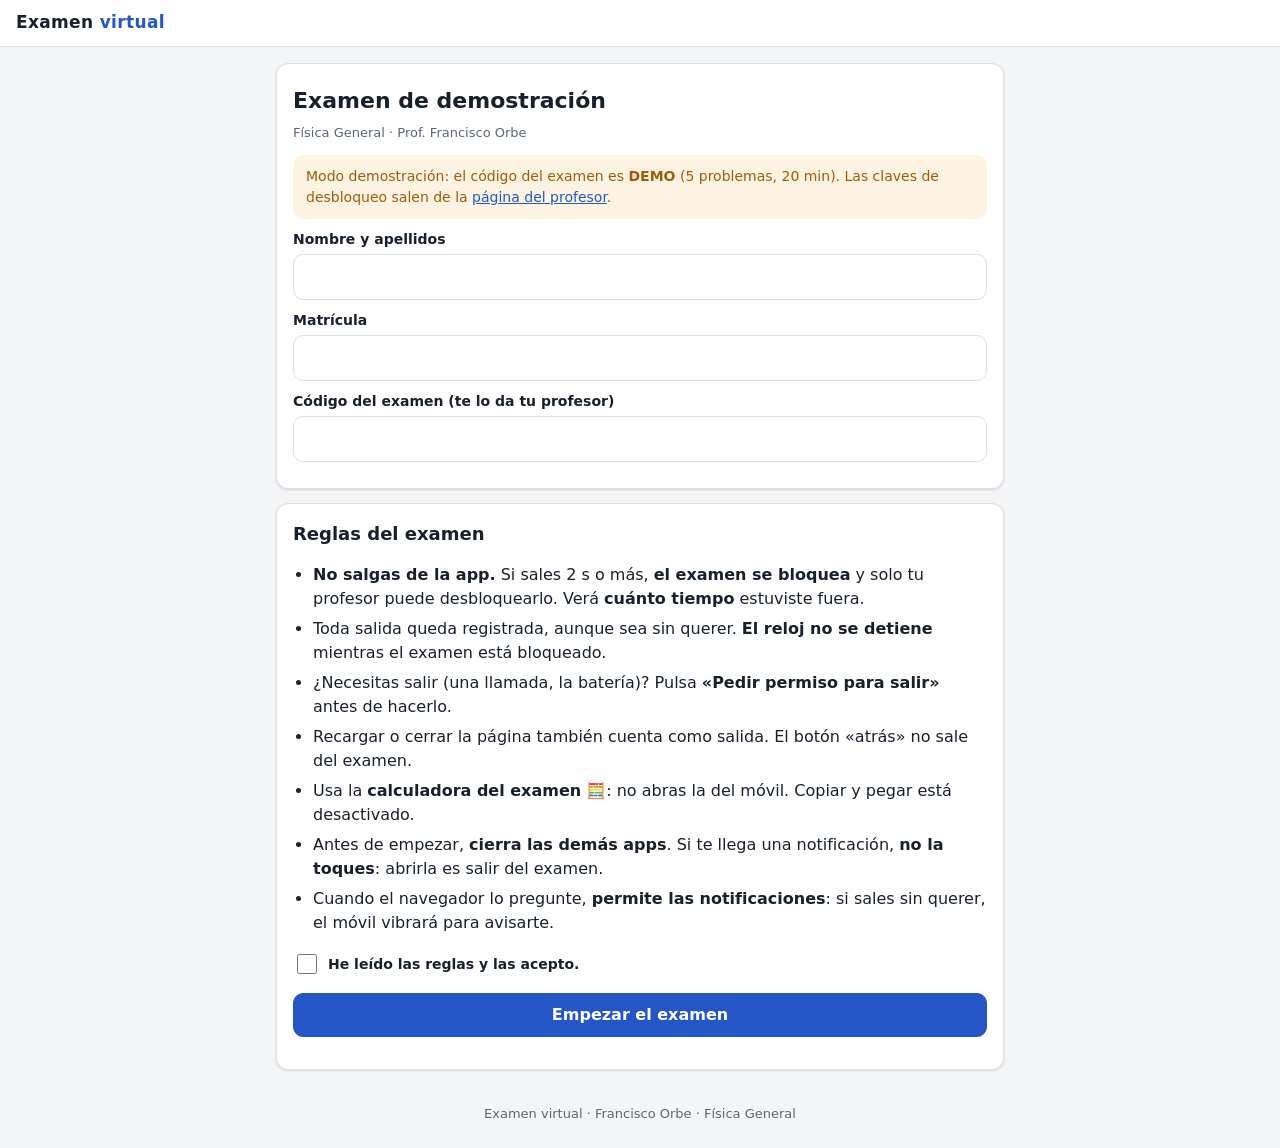
<file: index.html>
<!doctype html>
<html lang="es">
<head>
<meta charset="utf-8">
<meta name="viewport" content="width=device-width, initial-scale=1, viewport-fit=cover">
<meta http-equiv="Content-Security-Policy" content="default-src 'self'; script-src 'self'; style-src 'self' 'unsafe-inline'; img-src 'self' data:; connect-src 'self' https://script.google.com https://script.googleusercontent.com; base-uri 'none'; form-action 'none'; object-src 'none'">
<meta name="description" content="Examen virtual de Física General con temporizador y problemas aleatorios.">
<meta name="theme-color" content="#2457c5">
<meta name="apple-mobile-web-app-capable" content="yes">
<title>Examen virtual · Física General</title>
<link rel="icon" href="icono.svg" type="image/svg+xml">
<link rel="manifest" href="manifest.webmanifest">
<link rel="stylesheet" href="css/estilo.css">
</head>
<body>
<header class="cab">
  <div class="marca">Examen <span>virtual</span></div>
  <span class="chip" id="cabAlumno" hidden></span>
  <span class="reloj" id="cabReloj" hidden aria-live="off"></span>
</header>
<div class="banda" id="bandaPantalla" hidden>Pantalla completa desactivada <button type="button" class="btn chico" id="bPantalla">Activar</button></div>
<main id="app"></main>
<footer class="pie" id="pie"></footer>
<div class="capa" id="capa" hidden></div>
<div class="toast" id="toast" role="status" hidden></div>
<noscript><p style="padding:16px">Este examen necesita JavaScript.</p></noscript>
<script type="module" src="js/app.js"></script>
</body>
</html>
</file>
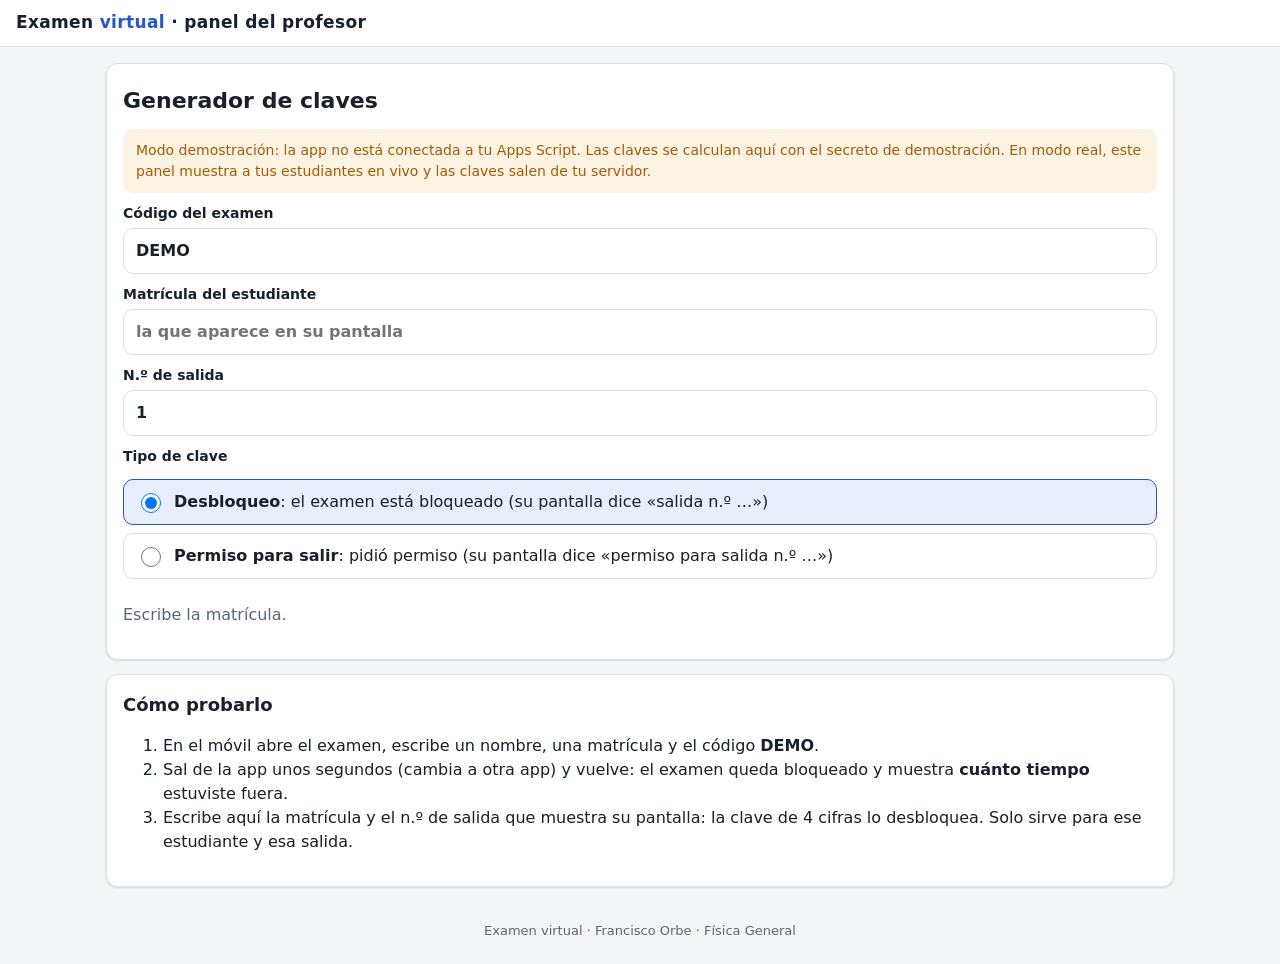
<file: docente.html>
<!doctype html>
<html lang="es">
<head>
<meta charset="utf-8">
<meta name="viewport" content="width=device-width, initial-scale=1, viewport-fit=cover">
<meta http-equiv="Content-Security-Policy" content="default-src 'self'; script-src 'self'; style-src 'self' 'unsafe-inline'; img-src 'self' data:; connect-src 'self' https://script.google.com https://script.googleusercontent.com; base-uri 'none'; form-action 'none'; object-src 'none'">
<meta name="robots" content="noindex">
<meta name="theme-color" content="#2457c5">
<title>Panel del profesor · Examen virtual</title>
<link rel="icon" href="icono.svg" type="image/svg+xml">
<link rel="stylesheet" href="css/estilo.css">
</head>
<body class="panel">
<header class="cab"><div class="marca">Examen <span>virtual</span> · panel del profesor</div><span class="chip" id="cabEstado" hidden></span></header>
<main id="panel"></main>
<footer class="pie" id="pie"></footer>
<div class="toast" id="toast" role="status" hidden></div>
<script type="module" src="js/docente.js"></script>
</body>
</html>
</file>
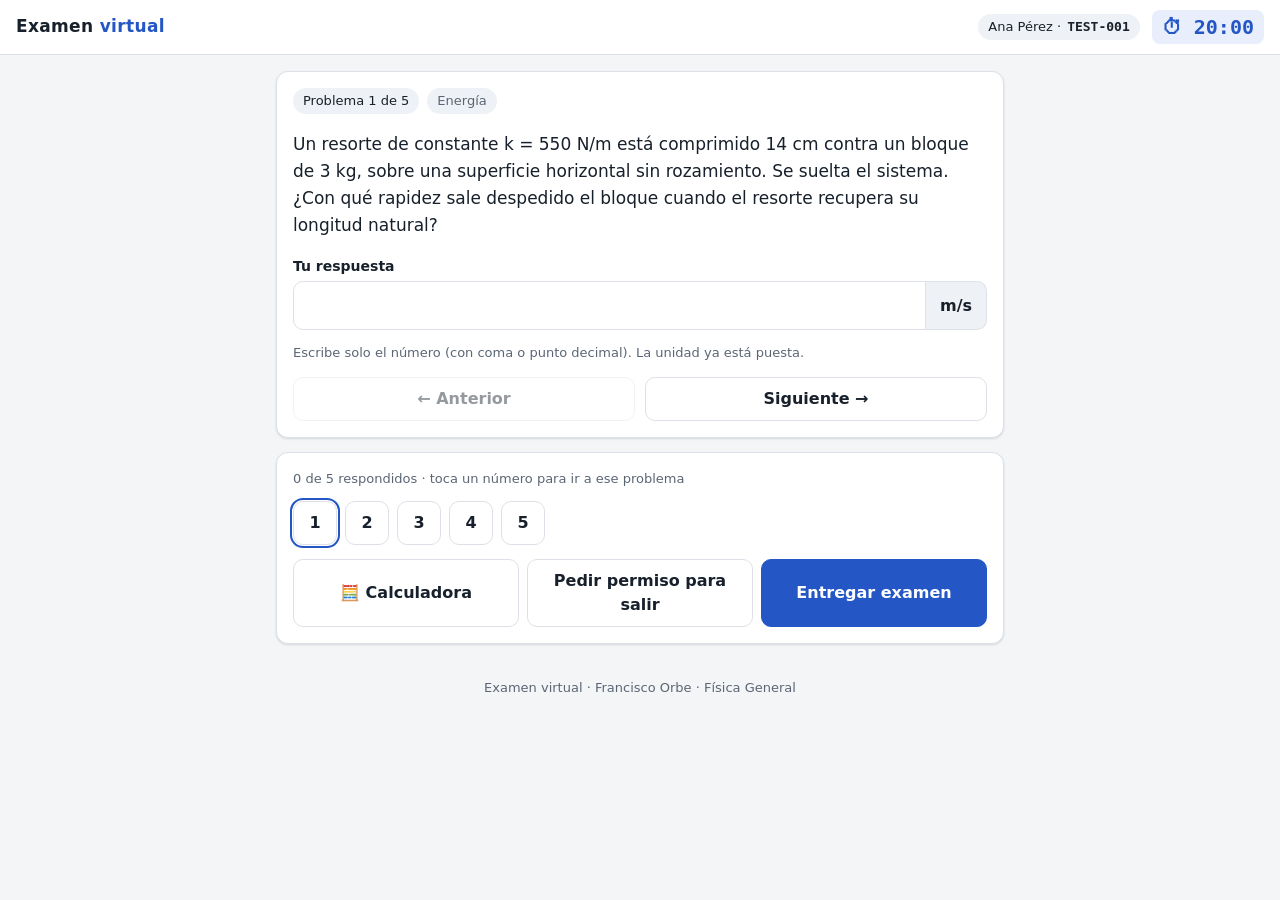
<file: pruebas/pantalla.html>
<!doctype html>
<html lang="es"><head><meta charset="utf-8"><title>Prueba de interfaz · Examen virtual</title></head>
<body style="margin:0"><iframe id="app" style="width:400px;height:860px;border:0"></iframe>
<script type="module">
  window.addEventListener('unhandledrejection', e => fetch('/resultado', { method: 'POST', body: JSON.stringify({ fin: true, lineas: ['ERROR ' + (e.reason && e.reason.stack || e.reason)], pasan: 0, total: 1 }) }));
  import('./pantalla.js').catch(e => fetch('/resultado', { method: 'POST', body: JSON.stringify({ fin: true, lineas: ['ERROR al cargar: ' + (e.stack || e)], pasan: 0, total: 1 }) }));
</script>
</body></html>
</file>
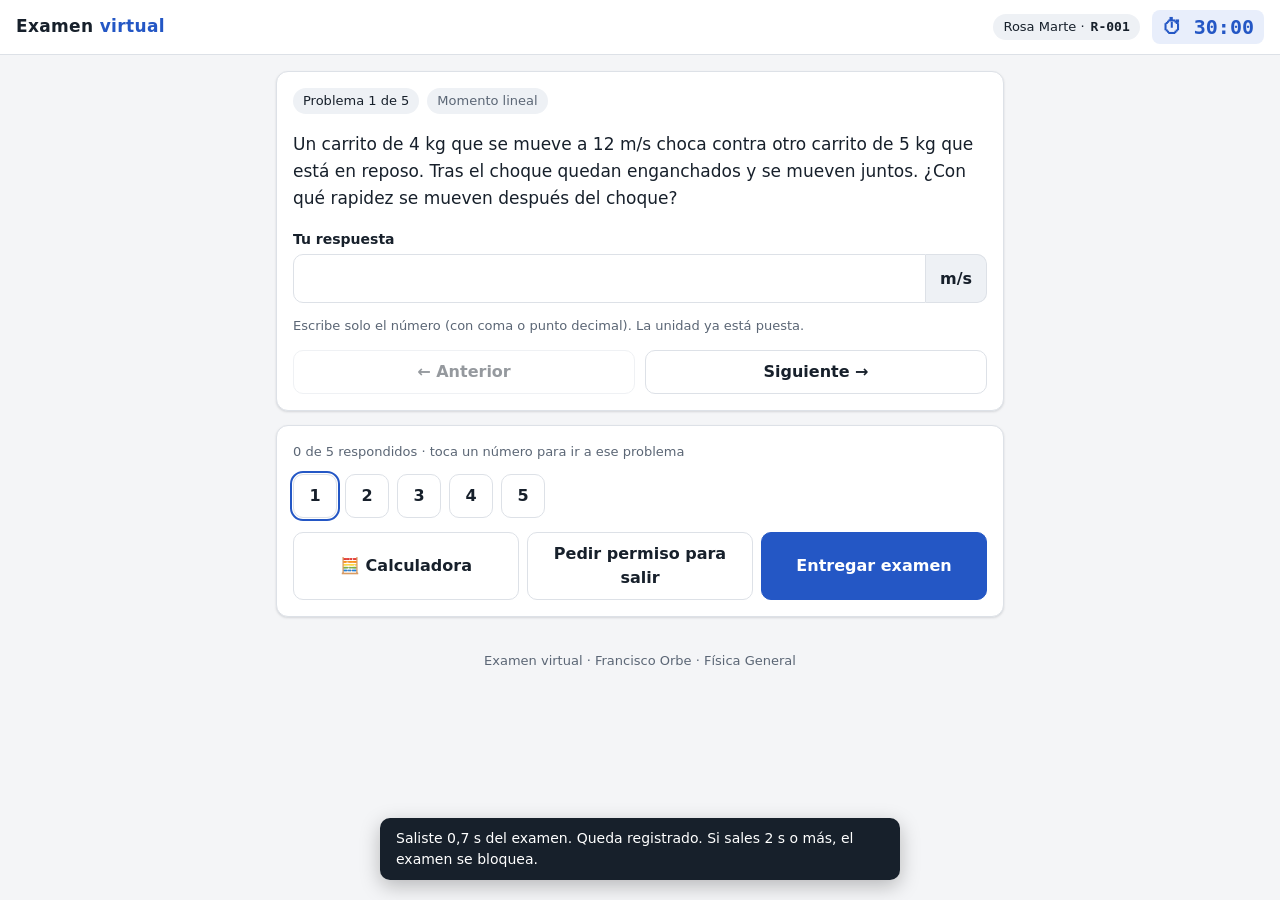
<file: pruebas/real.html>
<!doctype html>
<html lang="es"><head><meta charset="utf-8"><title>Prueba en modo real · Examen virtual</title><link rel="stylesheet" href="../css/estilo.css"></head>
<body>
<header class="cab"><div class="marca">Examen <span>virtual</span></div><span class="chip" id="cabAlumno" hidden></span><span class="reloj" id="cabReloj" hidden></span></header>
<div class="banda" id="bandaPantalla" hidden><button type="button" class="btn chico" id="bPantalla">Activar</button></div>
<main id="app"></main><footer class="pie" id="pie"></footer>
<div class="capa" id="capa" hidden></div><div class="toast" id="toast" role="status" hidden></div>
<script type="module">
  window.addEventListener('unhandledrejection', e => navigator.sendBeacon('/resultado', JSON.stringify({ fin: true, lineas: ['ERROR ' + (e.reason && e.reason.stack || e.reason)], pasan: 0, total: 1 })));
  import('./real.js').catch(e => navigator.sendBeacon('/resultado', JSON.stringify({ fin: true, lineas: ['ERROR al cargar: ' + (e.stack || e)], pasan: 0, total: 1 })));
</script>
</body></html>
</file>
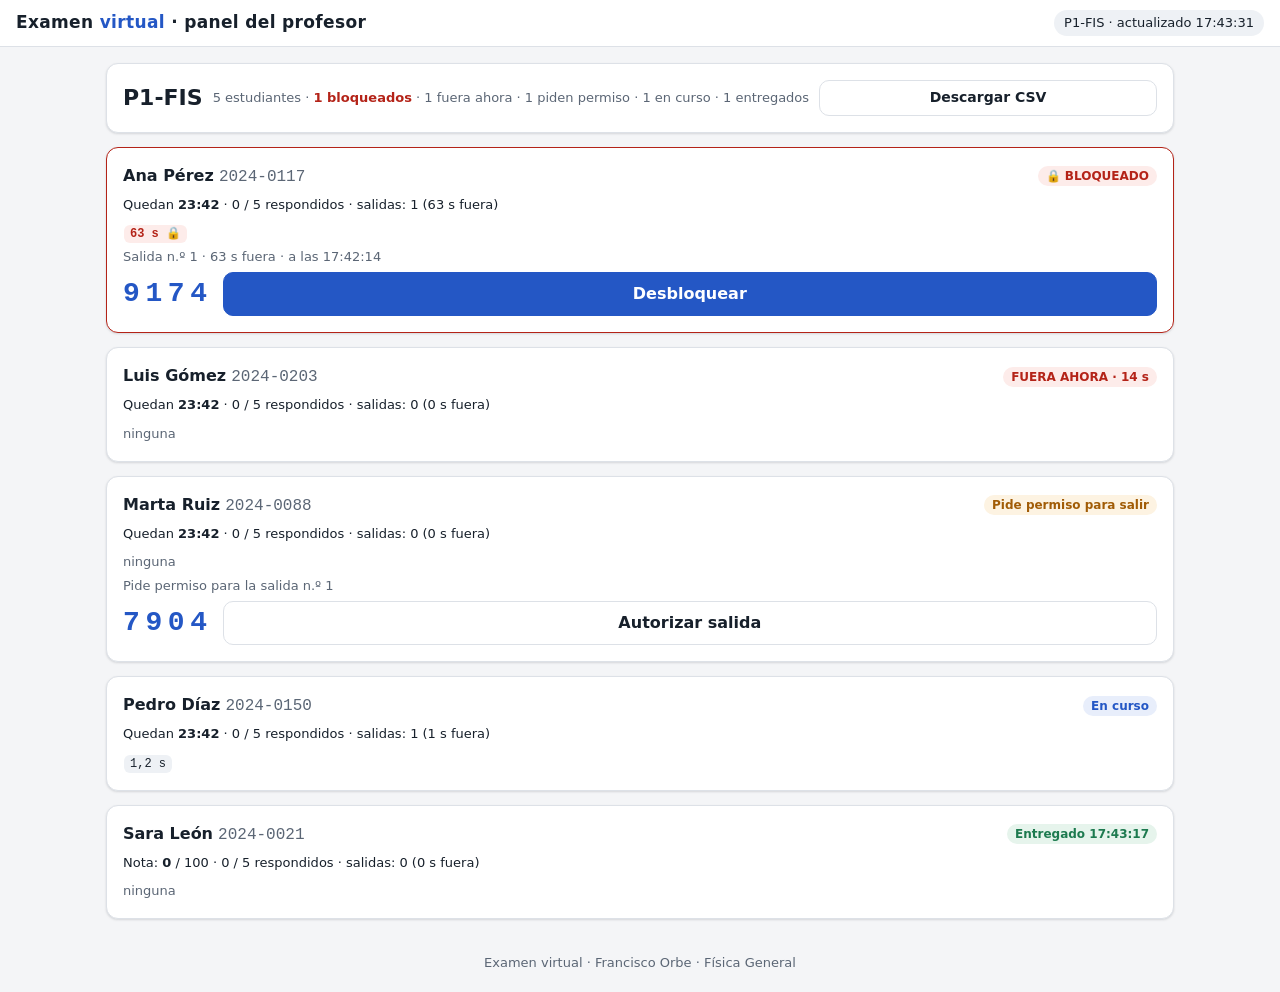
<file: pruebas/vista_panel.html>
<!doctype html>
<html lang="es"><head><meta charset="utf-8"><title>Panel del profesor · Examen virtual</title><link rel="stylesheet" href="../css/estilo.css"></head>
<body class="panel">
<header class="cab"><div class="marca">Examen <span>virtual</span> · panel del profesor</div><span class="chip" id="cabEstado" hidden></span></header>
<main id="panel"></main><footer class="pie" id="pie"></footer><div class="toast" id="toast" role="status" hidden></div>
<script type="module" src="vista_panel.js"></script>
</body></html>
</file>
<file: css/estilo.css>
:root {
  --fondo: #f4f5f7; --panel: #ffffff; --texto: #17202b; --suave: #5b6675; --borde: #dde1e7; --acento: #2457c5; --acento2: #e8eefb;
  --ok: #1d7a4f; --okf: #e6f4ec; --mal: #b42318; --malf: #fdecea; --aviso: #a15c07; --avisof: #fdf3e2; --chip: #eef1f5;
  --sombra: 0 1px 2px rgba(16, 24, 40, .06), 0 1px 3px rgba(16, 24, 40, .08); --sobreAcento: #fff;
  --mono: ui-monospace, SFMono-Regular, Menlo, Consolas, monospace; --r: 12px;
}
@media (prefers-color-scheme: dark) {
  :root {
    --fondo: #0f1318; --panel: #171c23; --texto: #e7ebf0; --suave: #9aa4b2; --borde: #2a313b; --acento: #7aa2ff; --acento2: #1c2740;
    --ok: #4cc38a; --okf: #11261c; --mal: #ff8a7a; --malf: #2c1513; --aviso: #f0b45b; --avisof: #2b2111; --chip: #222a35;
    --sombra: none; --sobreAcento: #0b1220;
  }
}
* { box-sizing: border-box }
[hidden] { display: none !important }
html { -webkit-text-size-adjust: 100% }
body { margin: 0; background: var(--fondo); color: var(--texto); font: 16px/1.5 system-ui, -apple-system, "Segoe UI", Roboto, sans-serif }
button, input, select, textarea { font: inherit; color: inherit }
a { color: var(--acento) }

.cab { position: sticky; top: 0; z-index: 10; background: var(--panel); border-bottom: 1px solid var(--borde); padding: 10px 16px; display: flex; flex-wrap: wrap; align-items: center; gap: 6px 12px }
.marca { font-weight: 800; letter-spacing: .02em; font-size: 17px; margin-right: auto }
.marca span { color: var(--acento) }
.chip { display: inline-flex; align-items: center; gap: 6px; background: var(--chip); border-radius: 999px; padding: 3px 10px; font-size: 13px; white-space: nowrap; max-width: 100%; overflow: hidden; text-overflow: ellipsis }
.chip b { font-family: var(--mono) }
.chip.tema { color: var(--suave) }
.reloj { font-family: var(--mono); font-weight: 800; font-size: 20px; padding: 2px 10px; border-radius: 8px; background: var(--acento2); color: var(--acento) }
.reloj.poco { background: var(--avisof); color: var(--aviso) }
.reloj.urgente { background: var(--malf); color: var(--mal) }
.banda { background: var(--avisof); color: var(--aviso); padding: 6px 16px; font-size: 14px; display: flex; gap: 10px; align-items: center; justify-content: center }

main { max-width: 760px; margin: 0 auto; padding: 16px }
h1 { font-size: 22px; margin: 4px 0 12px }
h2 { font-size: 18px; margin: 0 0 10px }
.tarjeta { background: var(--panel); border: 1px solid var(--borde); border-radius: var(--r); padding: 16px; margin-bottom: 14px; box-shadow: var(--sombra) }
.suave { color: var(--suave) }
.peq { font-size: 13px }
.mono { font-family: var(--mono) }
.malt { color: var(--mal) }
label { display: block; font-weight: 600; font-size: 14px; margin: 10px 0 }
label input:not([type]), label input[inputmode] { display: block; width: 100%; margin-top: 4px }
input:not([type="checkbox"]):not([type="radio"]) { border: 1px solid var(--borde); background: var(--panel); border-radius: 10px; padding: 10px 12px; min-height: 44px; font-size: 16px }
input:focus, .btn:focus-visible { outline: 2px solid var(--acento); outline-offset: 1px }
.check { display: flex; gap: 8px; align-items: center; font-weight: 600 }
.check input { width: 20px; height: 20px }
.reglas li { margin: 6px 0 }
.reglas { padding-left: 20px }

.btn { border: 1px solid var(--borde); background: var(--panel); border-radius: 10px; padding: 9px 14px; cursor: pointer; font-weight: 600; min-height: 44px; touch-action: manipulation }
.btn:hover { border-color: var(--acento) }
.btn.prim { background: var(--acento); border-color: var(--acento); color: var(--sobreAcento) }
.btn:disabled { opacity: .45; cursor: default }
.btn.chico { min-height: 36px; padding: 4px 10px; font-size: 14px }
.btn.ancho { width: 100% }
.fila { display: flex; gap: 10px; justify-content: space-between; flex-wrap: wrap; margin-top: 14px }
.fila .btn { flex: 1 }
.aviso { border-radius: 10px; padding: 10px 12px; margin: 10px 0; font-size: 14px; border: 1px solid transparent }
.aviso.ok { background: var(--okf); color: var(--ok); border-color: var(--ok) }
.aviso.am { background: var(--avisof); color: var(--aviso) }
.aviso.mal { background: var(--malf); color: var(--mal) }

/* problema: el enunciado no se puede seleccionar (no se copia para preguntárselo a una IA) */
.prob-cab { display: flex; gap: 8px; flex-wrap: wrap; margin-bottom: 8px }
.enunciado { font-size: 17px; line-height: 1.6; -webkit-user-select: none; user-select: none; -webkit-touch-callout: none }
.resp-lbl { font-weight: 700; font-size: 14px; margin: 14px 0 4px; display: block; padding: 0 }
.resp { display: flex; align-items: stretch; gap: 0 }
.resp input { flex: 1; min-width: 0; border-radius: 10px 0 0 10px !important; font-family: var(--mono); font-size: 18px !important }
.unidad { display: flex; align-items: center; padding: 0 14px; background: var(--chip); border: 1px solid var(--borde); border-left: 0; border-radius: 0 10px 10px 0; font-weight: 700; white-space: nowrap }
.opciones { border: 0; padding: 0; margin: 0 }
.opcion { display: flex; gap: 10px; align-items: center; font-weight: 500; font-size: 16px; border: 1px solid var(--borde); border-radius: 10px; padding: 10px 12px; margin: 8px 0; cursor: pointer }
.opcion:has(input:checked) { border-color: var(--acento); background: var(--acento2) }
.opcion input { width: 20px; height: 20px; flex: none }
.mapa { display: flex; gap: 8px; flex-wrap: wrap; margin: 8px 0 14px }
.mapa button { width: 44px; height: 44px; border-radius: 10px; border: 1px solid var(--borde); background: var(--panel); font-weight: 700; cursor: pointer }
.mapa button.hecho { background: var(--okf); border-color: var(--ok); color: var(--ok) }
.mapa button.actual { outline: 2px solid var(--acento); outline-offset: 1px }
.acciones { display: flex; gap: 8px; flex-wrap: wrap }
.acciones .btn { flex: 1 1 160px }

.calc input { width: 100%; font-family: var(--mono) }
.teclas { display: grid; grid-template-columns: repeat(5, 1fr); gap: 6px; margin-top: 8px }
.calc-res { font-family: var(--mono); font-size: 20px; font-weight: 700; margin: 10px 0; overflow-wrap: anywhere }
.calc-res.suave { font-size: 14px; font-weight: 400 }

/* capas: bloqueo, confirmaciones */
.capa { position: fixed; inset: 0; z-index: 50; background: rgba(10, 14, 20, .6); display: flex; align-items: center; justify-content: center; padding: 16px; overflow-y: auto }
.capa-caja { background: var(--panel); border-radius: 16px; padding: 20px; max-width: 440px; width: 100%; box-shadow: 0 10px 40px rgba(0, 0, 0, .3); max-height: 100%; overflow-y: auto }
.capa.bloqueo { background: var(--mal) }
.capa.bloqueo .capa-caja { border: 3px solid var(--mal); text-align: center }
.capa.bloqueo label { text-align: left }
.candado { width: 64px; height: 64px; margin: 0 auto 6px; color: var(--mal) }
.candado svg { width: 100%; height: 100% }
.ficha { display: grid; grid-template-columns: auto 1fr; gap: 4px 12px; text-align: left; background: var(--chip); border-radius: 10px; padding: 10px 12px; margin: 10px 0; font-size: 14px }
.ficha span { color: var(--suave) }
.ficha b { font-family: var(--mono) }
#claveD, #claveP { font-family: var(--mono); font-size: 24px !important; letter-spacing: .3em; text-align: center }
.toast { position: fixed; left: 50%; bottom: 20px; transform: translateX(-50%); z-index: 60; background: var(--texto); color: var(--panel); padding: 10px 16px; border-radius: 10px; max-width: min(92vw, 520px); font-size: 14px; box-shadow: 0 6px 20px rgba(0, 0, 0, .25) }

.nota { font-size: 44px; font-weight: 800; margin: 6px 0; color: var(--acento) }
.nota small { font-size: 18px; color: var(--suave) }
.tabla { overflow-x: auto }
table { border-collapse: collapse; width: 100%; font-size: 14px }
th, td { text-align: left; padding: 6px 8px; border-bottom: 1px solid var(--borde); vertical-align: top }
td.num { text-align: right; white-space: nowrap }
.pie { max-width: 760px; margin: 0 auto; padding: 4px 16px 24px; text-align: center; font-size: 13px; color: var(--suave) }

/* panel del profesor */
.panel main, main.ancho { max-width: 1100px }
.estado { display: inline-block; border-radius: 999px; padding: 1px 8px; font-size: 12px; font-weight: 700; white-space: nowrap }
.estado.bloq { background: var(--malf); color: var(--mal) }
.estado.curso { background: var(--acento2); color: var(--acento) }
.estado.fin { background: var(--okf); color: var(--ok) }
.estado.perm { background: var(--avisof); color: var(--aviso) }
.sal { display: inline-block; font-family: var(--mono); font-size: 12px; background: var(--chip); border-radius: 6px; padding: 0 6px; margin: 1px }
.sal.b { background: var(--malf); color: var(--mal); font-weight: 700 }
.sal.a { background: var(--okf); color: var(--ok) }
.clave-grande { font-family: var(--mono); font-size: 40px; font-weight: 800; letter-spacing: .2em; color: var(--acento); margin: 6px 0 }
tr.bloq td { background: var(--malf) }
@media (prefers-reduced-motion: no-preference) { .capa.bloqueo .candado { animation: late 1.6s ease-in-out infinite } }
@keyframes late { 50% { transform: scale(1.08) } }
</file>
